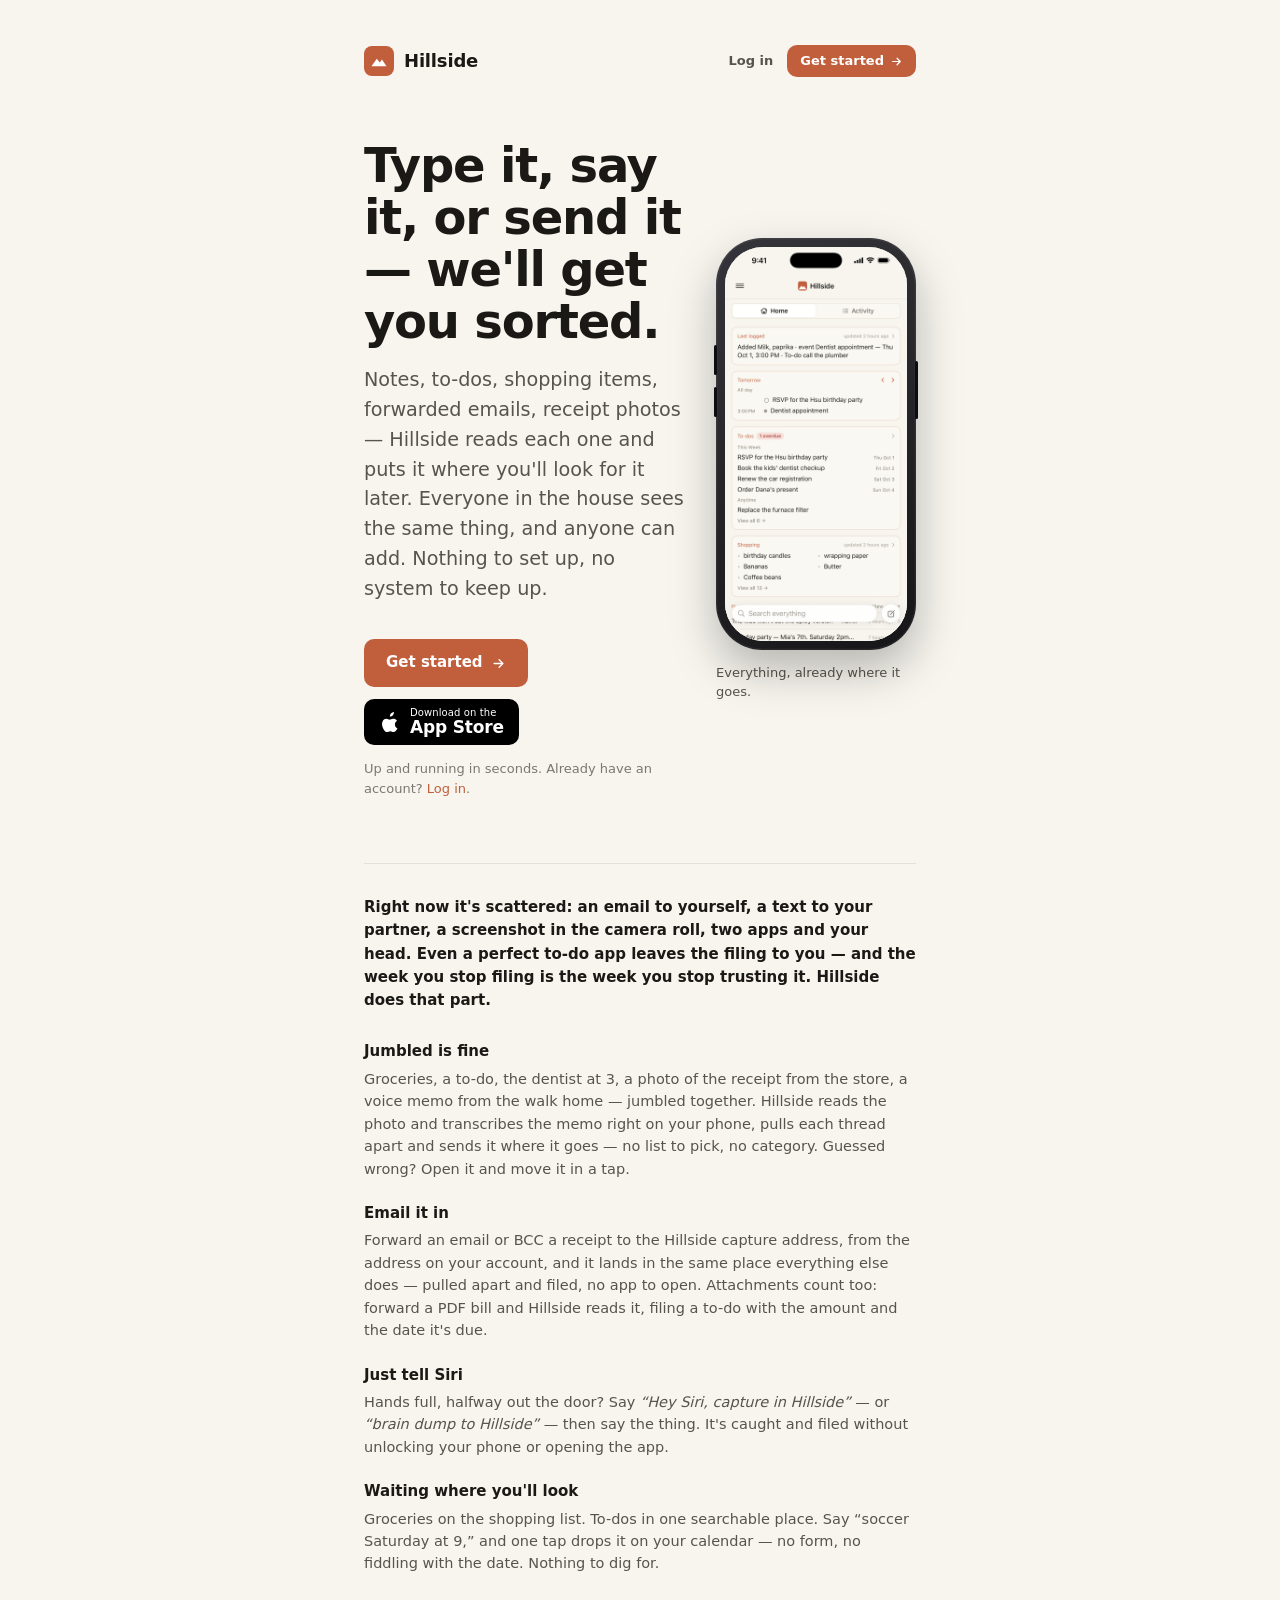
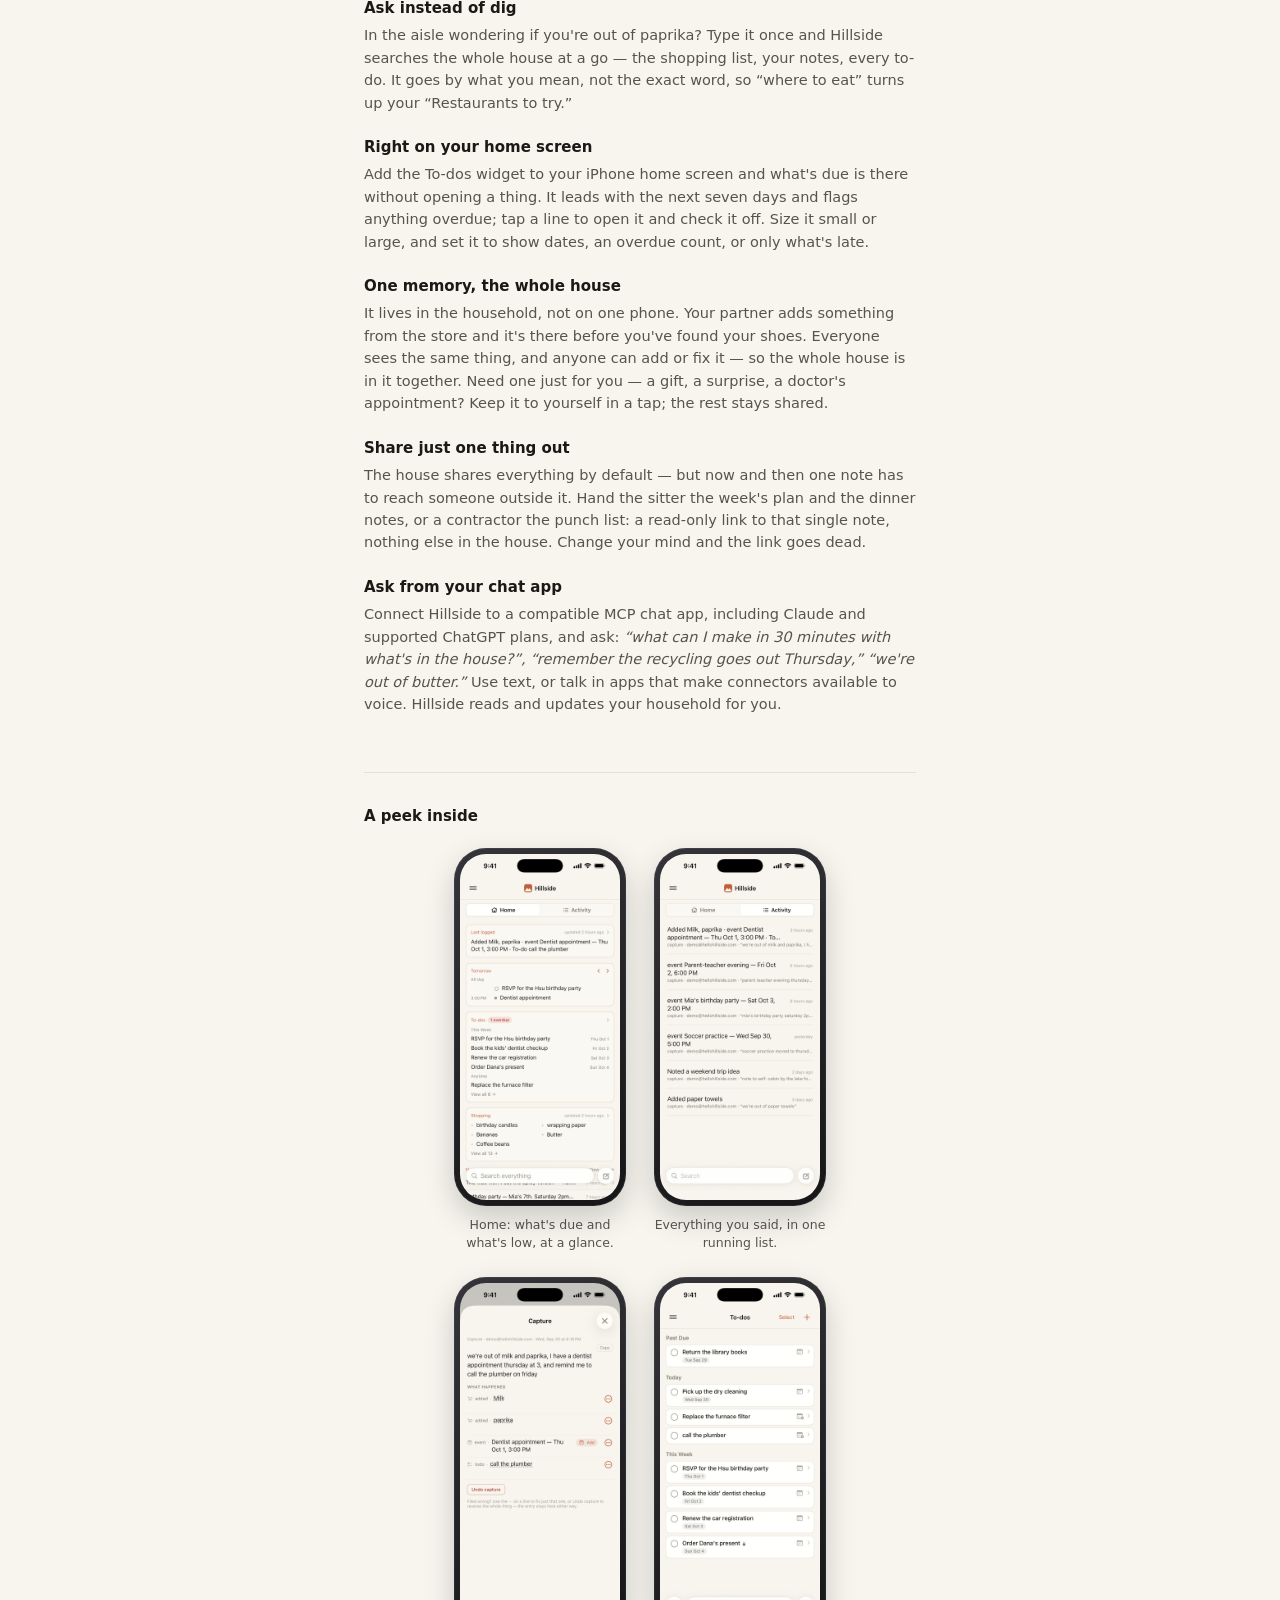
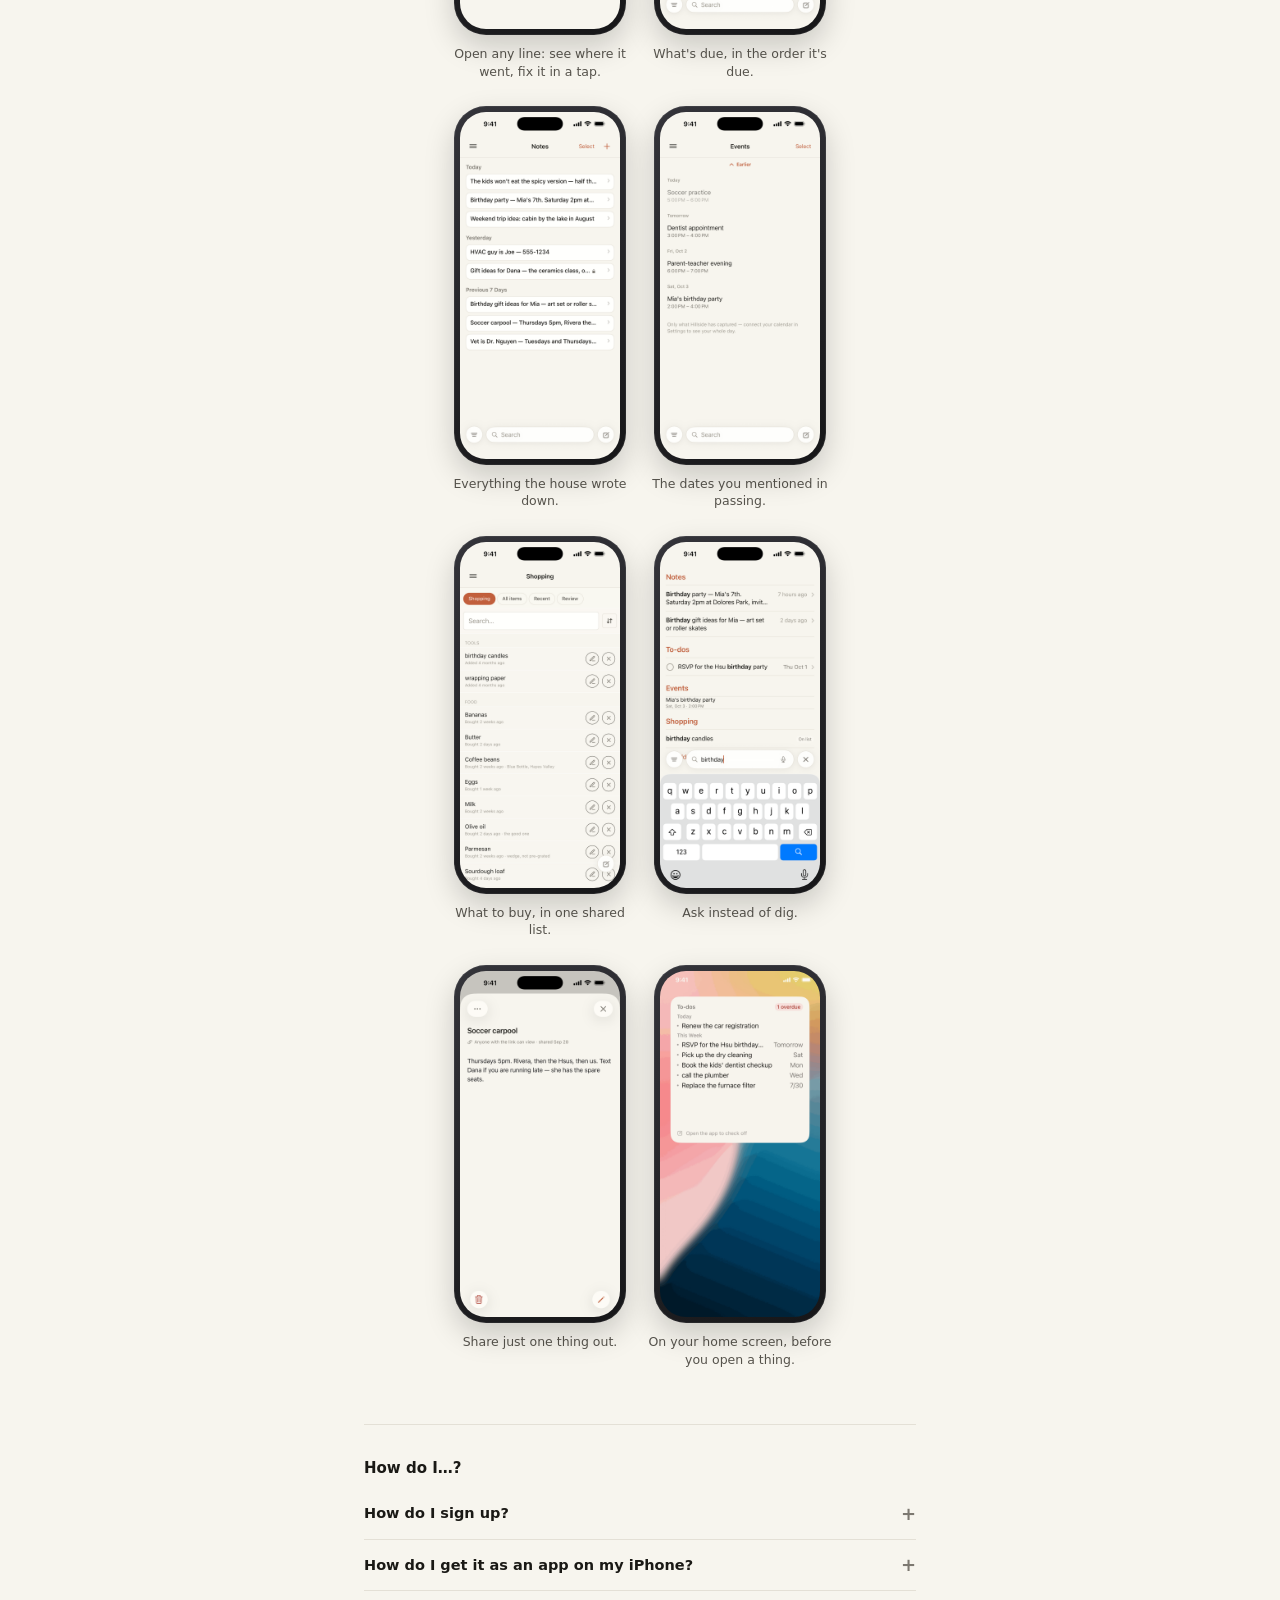
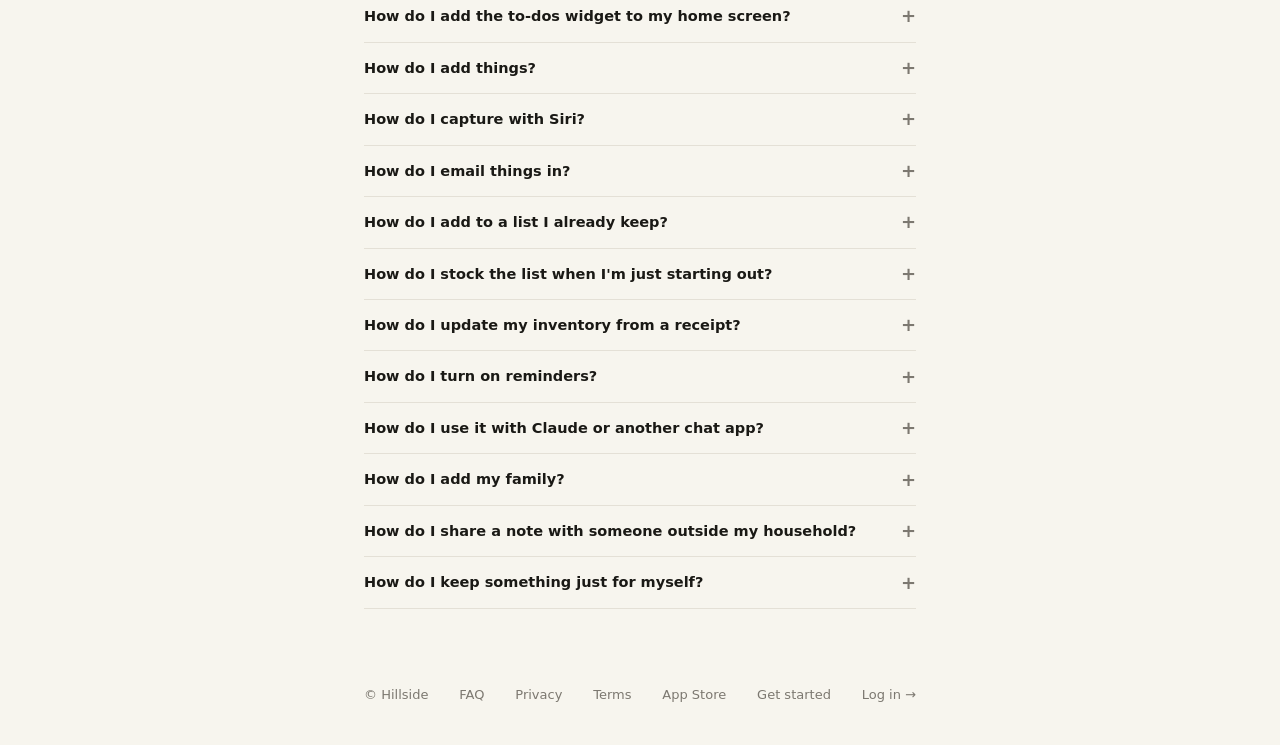
<file: index.html>
<!doctype html>
<html lang="en">
<head>
  <meta charset="utf-8" />
  <meta name="viewport" content="width=device-width, initial-scale=1, viewport-fit=cover" />
  <!-- Light-only: browser chrome stays on the warm-paper color regardless of system theme. -->
  <meta name="theme-color" content="#F7F5EE" />
  <link rel="icon" href="/favicon.ico" sizes="any" />
  <link rel="icon" type="image/png" href="/icon.png" />
  <link rel="apple-touch-icon" href="/icon.png" />
  <!-- Native Smart App Banner: mobile Safari deep-links to the App Store app.
       iOS gets no PWA "Add to Home Screen" path because there's a real app. -->
  <meta name="apple-itunes-app" content="app-id=6783181335" />
  <title>Hillside — Notes, to-dos, shopping. Sorted.</title>
  <meta name="description" content="Type it, say it, forward the email, snap the receipt — it all lands in one place. Notes, to-dos and shopping, sorted as things come up." />

  <!-- Open Graph / social preview -->
  <meta property="og:title" content="Hillside — Notes, to-dos, shopping. Sorted." />
  <meta property="og:description" content="Type it, say it, forward the email, snap the receipt — it all lands in one place. Notes, to-dos and shopping, sorted as things come up." />
  <meta property="og:type" content="website" />
  <meta property="og:url" content="https://hellohillside.com/" />

  <link rel="stylesheet" href="styles.css" />
</head>
<body>
  <main class="wrap">
    <header class="topbar">
      <div class="brand">
        <span class="mark" aria-hidden="true">
          <!-- simple hill glyph -->
          <svg width="18" height="18" viewBox="0 0 24 24" fill="none">
            <path d="M2 19L9 9l4 5 3-4 6 9z" fill="#fff"/>
          </svg>
        </span>
        <span class="wordmark">Hillside</span>
      </div>
      <nav class="actions">
        <a class="login-link" href="https://app.hellohillside.com/login">Log in</a>
        <a class="cta cta-sm" href="https://app.hellohillside.com/signup">
          Get started
          <svg width="15" height="15" viewBox="0 0 24 24" fill="none" stroke="currentColor" stroke-width="2.2" stroke-linecap="round" stroke-linejoin="round">
            <path d="M5 12h14M13 6l6 6-6 6"/>
          </svg>
        </a>
      </nav>
    </header>

    <section class="hero-section">
      <div class="hero-copy">
        <h1>Type it, say it, or send it — we'll get you sorted.</h1>
        <p class="lede">
          Notes, to-dos, shopping items, forwarded emails, receipt photos —
          Hillside reads each one and puts it where you'll look for it later.
          Everyone in the house sees the same thing, and anyone can add.
          Nothing to set up, no system to keep up.
        </p>
        <div class="hero-cta">
          <div class="cta-row">
            <a class="cta" href="https://app.hellohillside.com/signup">
              Get started
              <svg width="15" height="15" viewBox="0 0 24 24" fill="none" stroke="currentColor" stroke-width="2.2" stroke-linecap="round" stroke-linejoin="round">
                <path d="M5 12h14M13 6l6 6-6 6"/>
              </svg>
            </a>
            <a class="appstore-btn" href="https://apps.apple.com/us/app/hello-hillside/id6783181335" aria-label="Download Hillside on the App Store">
              <svg class="appstore-logo" viewBox="0 0 24 24" fill="currentColor" aria-hidden="true">
                <path d="M16.365 1.43c0 1.14-.493 2.27-1.177 3.08-.744.9-1.99 1.57-2.987 1.57-.12 0-.23-.02-.3-.03-.01-.06-.04-.22-.04-.39 0-1.15.572-2.27 1.206-2.98.804-.94 2.142-1.64 3.248-1.68.03.13.05.28.05.43zm4.565 15.71c-.03.07-.463 1.58-1.518 3.12-.945 1.34-1.94 2.71-3.43 2.71-1.517 0-1.9-.88-3.63-.88-1.63 0-2.11.91-3.6.91-1.47 0-2.5-1.26-3.43-2.6-1.6-2.35-2.82-6.62-1.18-9.5.816-1.43 2.28-2.34 3.87-2.36 1.4-.03 2.72.94 3.6.94.84 0 2.46-1.16 4.14-.99.7.03 2.67.28 3.93 2.14-.1.06-2.35 1.37-2.32 4.1.03 3.26 2.86 4.35 2.9 4.36z"/>
              </svg>
              <span class="appstore-txt">
                <small>Download on the</small>
                <strong>App Store</strong>
              </span>
            </a>
          </div>
          <p class="hero-cta-note">Up and running in seconds. Already have an account? <a href="https://app.hellohillside.com/login">Log in</a>.</p>
        </div>
      </div>
      <figure class="hero">
        <div class="device">
          <!-- Three stills crossfading, not a video: the pitch is a transformation
               (a jumbled sentence becomes filed things you can find later) and no
               single frame carries it. Stills stay refreshable by the screenshot
               script, which is what the last hero video failed at — it shipped two
               nav generations out of date before anyone noticed. First frame is the
               one that must stand alone: it is what reduced-motion and any
               animation failure fall back to. It ends on Home — the household at
               rest, everything already filed — rather than on search, which asks
               the reader to picture a later errand and repeats a gallery tile. -->
          <div class="reel">
            <img src="screens/compose.png" width="390" height="844"
                 alt="Hillside — one box, no fields or forms, for whatever's on your mind." />
            <img src="screens/detail.png" width="390" height="844" alt="" aria-hidden="true" />
            <img src="screens/home.png" width="390" height="844" alt="" aria-hidden="true" />
          </div>
        </div>
        <figcaption>Everything, already where it goes.</figcaption>
      </figure>
    </section>

    <section class="features">
      <p class="features-lead">Right now it's scattered: an email to yourself, a text to your partner, a screenshot in the camera roll, two apps and your head. Even a perfect to-do app leaves the filing to you — and the week you stop filing is the week you stop trusting it. Hillside does that part.</p>
      <div class="feature">
        <h3>Jumbled is fine</h3>
        <p>Groceries, a to-do, the dentist at 3, a photo of the receipt from the
        store, a voice memo from the walk home — jumbled together. Hillside reads
        the photo and transcribes the memo right on your phone, pulls each thread
        apart and sends it where it goes — no list to pick, no category. Guessed
        wrong? Open it and move it in a tap.</p>
      </div>
      <div class="feature">
        <h3>Email it in</h3>
        <p>Forward an email or BCC a receipt to the Hillside capture address,
        from the address on your account, and it lands in the same place
        everything else does — pulled apart and filed, no app to open.
        Attachments count too: forward a PDF bill and Hillside reads it, filing
        a to-do with the amount and the date it's due.</p>
      </div>
      <div class="feature">
        <h3>Just tell Siri</h3>
        <p>Hands full, halfway out the door? Say <em>“Hey Siri, capture in
        Hillside”</em> — or <em>“brain dump to Hillside”</em> — then say the thing.
        It's caught and filed without unlocking your phone or opening the app.</p>
      </div>
      <div class="feature">
        <h3>Waiting where you'll look</h3>
        <p>Groceries on the shopping list. To-dos in one searchable place. Say
        “soccer Saturday at 9,” and one tap drops it on your calendar — no form,
        no fiddling with the date. Nothing to dig for.</p>
      </div>
      <div class="feature">
        <h3>Ask instead of dig</h3>
        <p>In the aisle wondering if you're out of paprika? Type it once and
        Hillside searches the whole house at a go — the shopping list, your
        notes, every to-do. It goes by what you mean, not the exact word, so
        “where to eat” turns up your “Restaurants to try.”</p>
      </div>
      <div class="feature">
        <h3>Right on your home screen</h3>
        <p>Add the To-dos widget to your iPhone home screen and what's due is
        there without opening a thing. It leads with the next seven days and
        flags anything overdue; tap a line to open it and check it off. Size it
        small or large, and set it to show dates, an overdue count, or only
        what's late.</p>
      </div>
      <div class="feature">
        <h3>One memory, the whole house</h3>
        <p>It lives in the household, not on one phone. Your partner adds
        something from the store and it's there before you've found your shoes.
        Everyone sees the same thing, and anyone can add or fix it — so the whole
        house is in it together. Need one just for you — a gift, a surprise, a
        doctor's appointment? Keep it to yourself in a tap; the rest stays
        shared.</p>
      </div>
      <div class="feature">
        <h3>Share just one thing out</h3>
        <p>The house shares everything by default — but now and then one note has
        to reach someone outside it. Hand the sitter the week's plan and the
        dinner notes, or a contractor the punch list: a read-only link to that single
        note, nothing else in the house. Change your mind and the link goes
        dead.</p>
      </div>
      <div class="feature">
        <h3>Ask from your chat app</h3>
        <p>Connect Hillside to a compatible MCP chat app, including Claude and
        supported ChatGPT plans, and ask: <em>“what can I make in 30 minutes
        with what's in the house?”, “remember the recycling goes out
        Thursday,” “we're out of butter.”</em> Use text, or talk in apps that
        make connectors available to voice. Hillside reads and updates your
        household for you.</p>
      </div>
    </section>

    <section class="shots">
      <h2>A peek inside</h2>
      <div class="shot-row">
        <figure class="shot">
          <div class="device"><img src="screens/home.png" width="390" height="844" loading="lazy"
               alt="Home dashboard: what's due over the next few days, what's low on the shopping list, and your latest notes — all at a glance." /></div>
          <figcaption>Home: what's due and what's low, at a glance.</figcaption>
        </figure>
        <figure class="shot">
          <div class="device"><img src="screens/activity.png" width="390" height="844" loading="lazy"
               alt="Activity feed: each logged line turned into a grocery, a calendar event, a to-do or a note." /></div>
          <figcaption>Everything you said, in one running list.</figcaption>
        </figure>
        <figure class="shot">
          <div class="device"><img src="screens/detail.png" width="390" height="844" loading="lazy"
               alt="A capture opened up: what each line became — a grocery, an event, a to-do — with Add to Calendar and a menu to move any line that landed wrong." /></div>
          <figcaption>Open any line: see where it went, fix it in a tap.</figcaption>
        </figure>
        <figure class="shot">
          <div class="device"><img src="screens/todos.png" width="390" height="844" loading="lazy"
               alt="To-dos, bucketed by when they are due: past due, today, then the rest of the week." /></div>
          <figcaption>What's due, in the order it's due.</figcaption>
        </figure>
        <figure class="shot">
          <div class="device"><img src="screens/notes.png" width="390" height="844" loading="lazy"
               alt="Notes grouped by when they were last touched, one of them locked to the person who wrote it." /></div>
          <figcaption>Everything the house wrote down.</figcaption>
        </figure>
        <figure class="shot">
          <div class="device"><img src="screens/events.png" width="390" height="844" loading="lazy"
               alt="Events Hillside picked up from what the household captured, grouped by day." /></div>
          <figcaption>The dates you mentioned in passing.</figcaption>
        </figure>
        <figure class="shot">
          <div class="device"><img src="screens/shopping.png" width="390" height="844" loading="lazy"
               alt="Shopping list: what to buy, gathered in one list the whole household shares." /></div>
          <figcaption>What to buy, in one shared list.</figcaption>
        </figure>
        <figure class="shot">
          <div class="device"><img src="screens/search.png" width="390" height="844" loading="lazy"
               alt="One search across the whole house: the word birthday finding a note, a to-do and an item on the shopping list at once." /></div>
          <figcaption>Ask instead of dig.</figcaption>
        </figure>
        <figure class="shot">
          <div class="device"><img src="screens/share.png" width="390" height="844" loading="lazy"
               alt="A note shared by link: anyone with the link can view it, and the household can stop sharing at any time." /></div>
          <figcaption>Share just one thing out.</figcaption>
        </figure>
        <figure class="shot">
          <div class="device"><img src="screens/widget.png" width="390" height="844" loading="lazy"
               alt="The To-dos widget on the iPhone home screen: an overdue count, then what's due today and this week — without opening the app." /></div>
          <figcaption>On your home screen, before you open a thing.</figcaption>
        </figure>
      </div>
    </section>

    <!-- FAQ content lives in faq.html; loaded in here so this file stays lean. -->
    <section class="faq" id="faq" aria-label="Frequently asked questions"></section>
  </main>

  <footer>
    <span>© Hillside</span>
    <a href="faq.html">FAQ</a>
    <a href="/pp">Privacy</a>
    <a href="/tos">Terms</a>
    <a href="https://apps.apple.com/us/app/hello-hillside/id6783181335">App Store</a>
    <a href="https://app.hellohillside.com/signup">Get started</a>
    <a href="https://app.hellohillside.com/login">Log in →</a>
  </footer>

  <!-- The FAQ lives on its own page (faq.html, also linkable from the app). We
       pull just its .faq section in here so the questions stay single-source.
       Native <details> needs no JS; this only injects markup. -->
  <script>
    fetch("faq.html")
      .then(function (r) { return r.ok ? r.text() : Promise.reject(r.status); })
      .then(function (html) {
        var faq = new DOMParser().parseFromString(html, "text/html").querySelector(".faq");
        if (faq) document.getElementById("faq").innerHTML = faq.innerHTML;
      })
      .catch(function () {});
  </script>
</body>
</html>
</file>
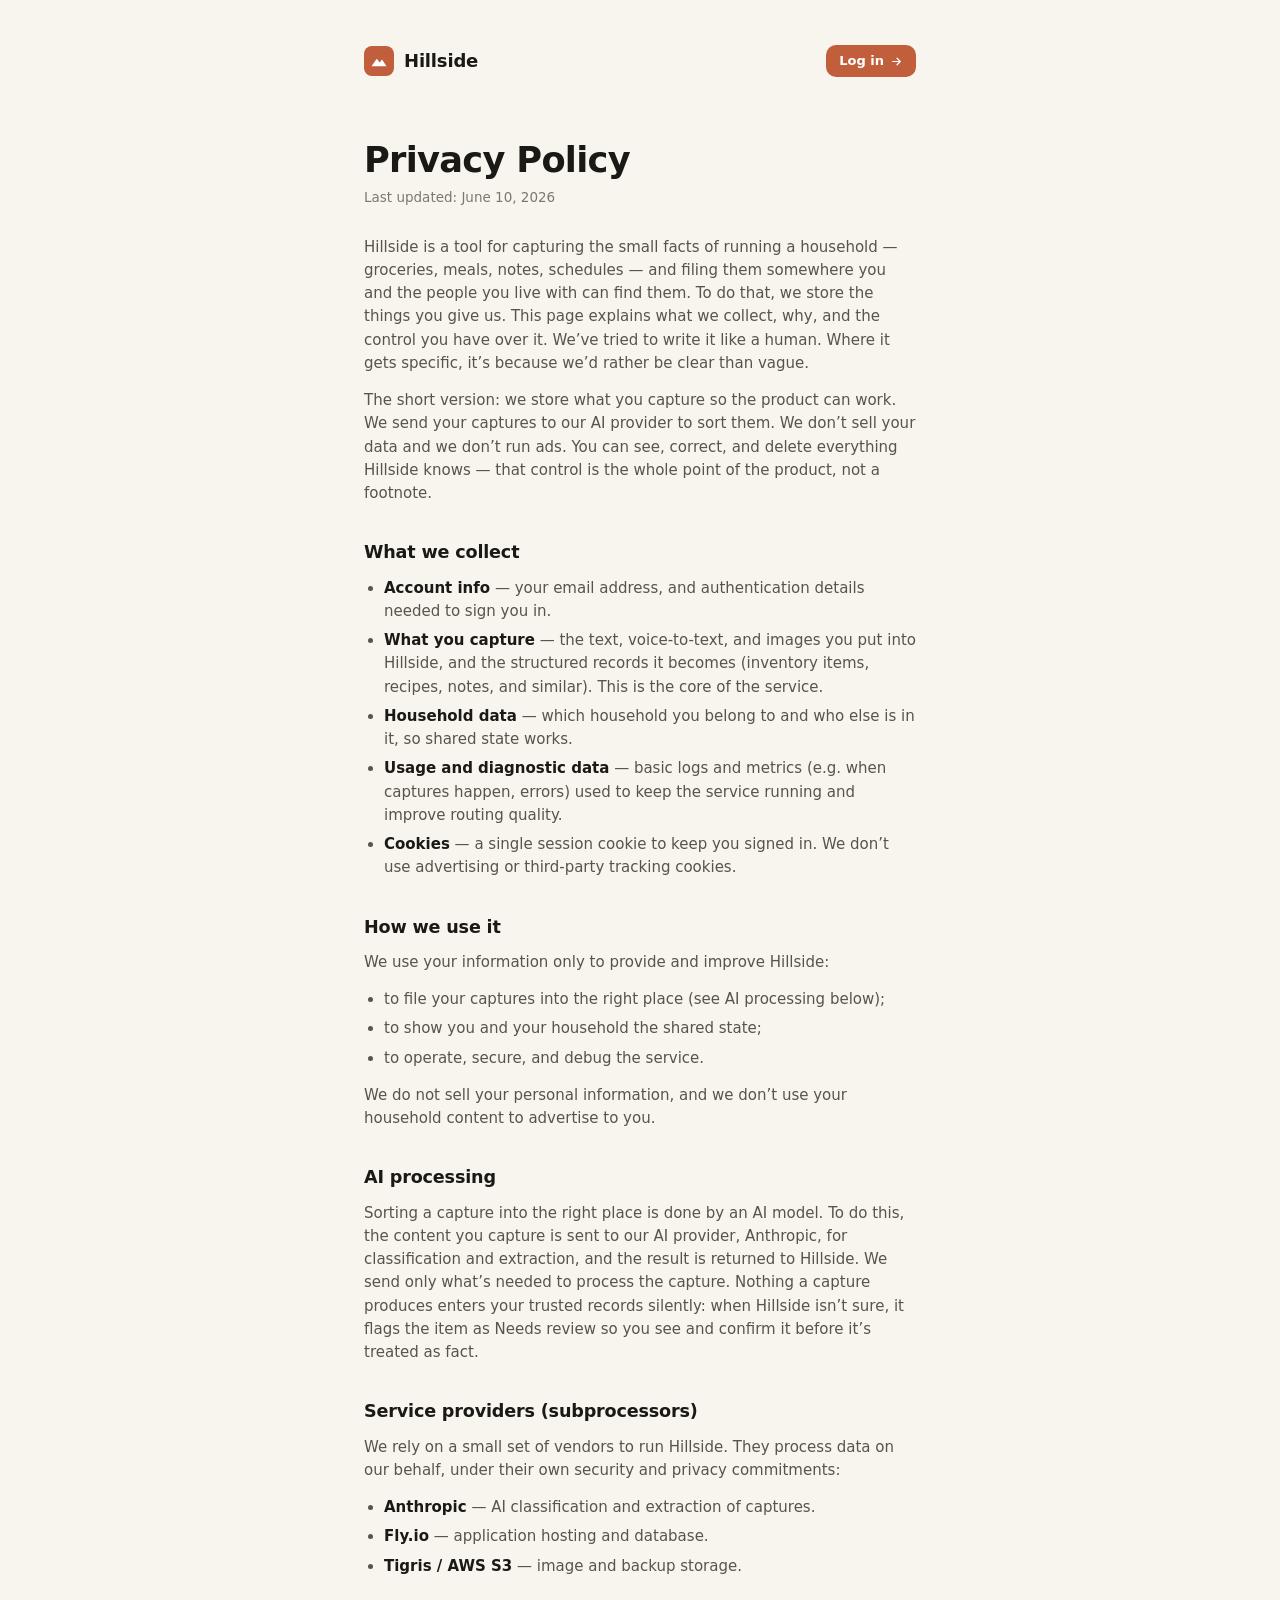
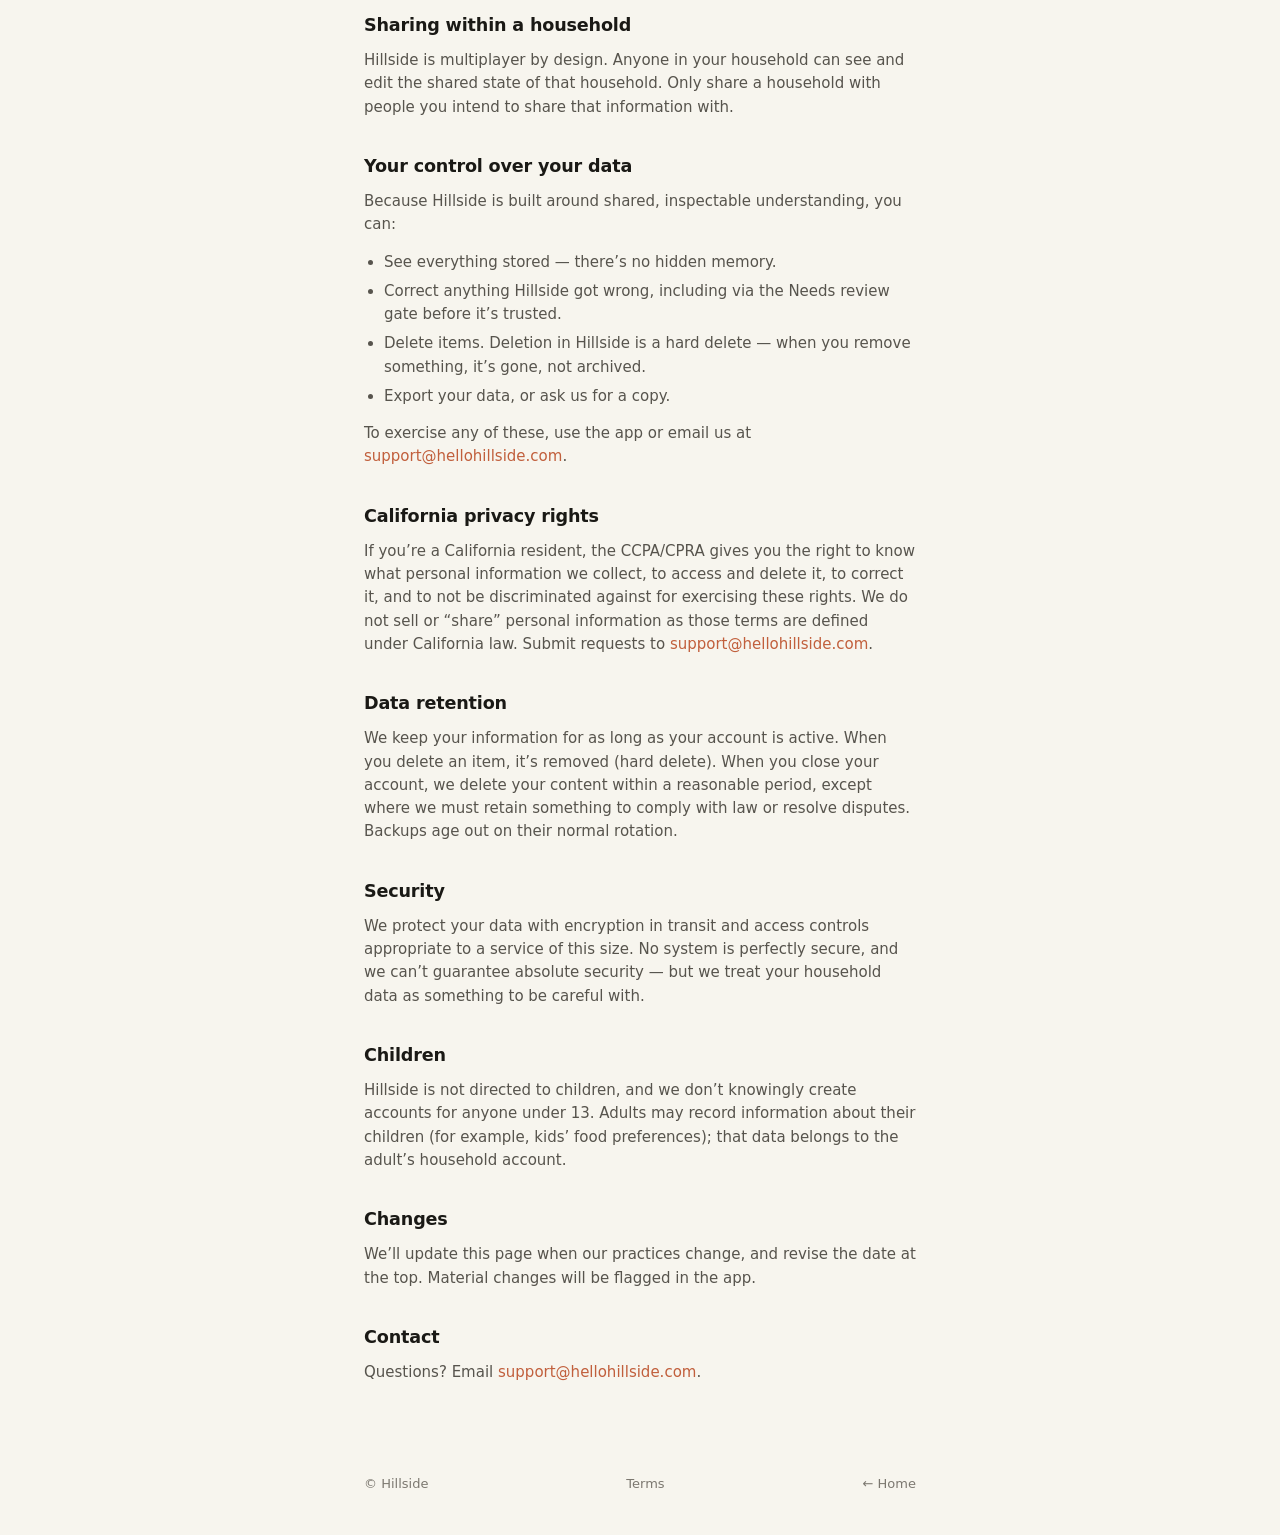
<file: pp/index.html>
<!doctype html>
<html lang="en">
<head>
  <meta charset="utf-8" />
  <meta name="viewport" content="width=device-width, initial-scale=1, viewport-fit=cover" />
  <!-- Light-only: browser chrome stays on the warm-paper color regardless of system theme. -->
  <meta name="theme-color" content="#F7F5EE" />
  <link rel="icon" href="/favicon.ico" sizes="any" />
  <link rel="icon" type="image/png" href="/icon.png" />
  <link rel="apple-touch-icon" href="/icon.png" />
  <title>Privacy Policy · Hillside</title>
  <meta name="description" content="How Hillside handles the household information you capture — what we collect, why, and the control you have over it." />
  <link rel="stylesheet" href="/styles.css" />
</head>
<body>
  <main class="wrap">
    <header class="topbar">
      <a class="brand" href="/" style="text-decoration:none;color:inherit">
        <span class="mark" aria-hidden="true">
          <svg width="18" height="18" viewBox="0 0 24 24" fill="none">
            <path d="M2 19L9 9l4 5 3-4 6 9z" fill="#fff"/>
          </svg>
        </span>
        <span class="wordmark">Hillside</span>
      </a>
      <a class="cta cta-sm" href="https://app.hellohillside.com/login">
        Log in
        <svg width="15" height="15" viewBox="0 0 24 24" fill="none" stroke="currentColor" stroke-width="2.2" stroke-linecap="round" stroke-linejoin="round">
          <path d="M5 12h14M13 6l6 6-6 6"/>
        </svg>
      </a>
    </header>

    <article class="legal">
      <h1>Privacy Policy</h1>
      <p class="updated">Last updated: June 10, 2026</p>

      <p>Hillside is a tool for capturing the small facts of running a household — groceries, meals, notes, schedules — and filing them somewhere you and the people you live with can find them. To do that, we store the things you give us. This page explains what we collect, why, and the control you have over it. We’ve tried to write it like a human. Where it gets specific, it’s because we’d rather be clear than vague.</p>

      <p>The short version: we store what you capture so the product can work. We send your captures to our AI provider to sort them. We don’t sell your data and we don’t run ads. You can see, correct, and delete everything Hillside knows — that control is the whole point of the product, not a footnote.</p>

      <h2>What we collect</h2>
      <ul>
        <li><strong>Account info</strong> — your email address, and authentication details needed to sign you in.</li>
        <li><strong>What you capture</strong> — the text, voice-to-text, and images you put into Hillside, and the structured records it becomes (inventory items, recipes, notes, and similar). This is the core of the service.</li>
        <li><strong>Household data</strong> — which household you belong to and who else is in it, so shared state works.</li>
        <li><strong>Usage and diagnostic data</strong> — basic logs and metrics (e.g. when captures happen, errors) used to keep the service running and improve routing quality.</li>
        <li><strong>Cookies</strong> — a single session cookie to keep you signed in. We don’t use advertising or third-party tracking cookies.</li>
      </ul>

      <h2>How we use it</h2>
      <p>We use your information only to provide and improve Hillside:</p>
      <ul>
        <li>to file your captures into the right place (see AI processing below);</li>
        <li>to show you and your household the shared state;</li>
        <li>to operate, secure, and debug the service.</li>
      </ul>
      <p>We do not sell your personal information, and we don’t use your household content to advertise to you.</p>

      <h2>AI processing</h2>
      <p>Sorting a capture into the right place is done by an AI model. To do this, the content you capture is sent to our AI provider, Anthropic, for classification and extraction, and the result is returned to Hillside. We send only what’s needed to process the capture. Nothing a capture produces enters your trusted records silently: when Hillside isn’t sure, it flags the item as Needs review so you see and confirm it before it’s treated as fact.</p>

      <h2>Service providers (subprocessors)</h2>
      <p>We rely on a small set of vendors to run Hillside. They process data on our behalf, under their own security and privacy commitments:</p>
      <ul>
        <li><strong>Anthropic</strong> — AI classification and extraction of captures.</li>
        <li><strong>Fly.io</strong> — application hosting and database.</li>
        <li><strong>Tigris / AWS S3</strong> — image and backup storage.</li>
      </ul>

      <h2>Sharing within a household</h2>
      <p>Hillside is multiplayer by design. Anyone in your household can see and edit the shared state of that household. Only share a household with people you intend to share that information with.</p>

      <h2>Your control over your data</h2>
      <p>Because Hillside is built around shared, inspectable understanding, you can:</p>
      <ul>
        <li>See everything stored — there’s no hidden memory.</li>
        <li>Correct anything Hillside got wrong, including via the Needs review gate before it’s trusted.</li>
        <li>Delete items. Deletion in Hillside is a hard delete — when you remove something, it’s gone, not archived.</li>
        <li>Export your data, or ask us for a copy.</li>
      </ul>
      <p>To exercise any of these, use the app or email us at <a href="mailto:support@hellohillside.com">support@hellohillside.com</a>.</p>

      <h2>California privacy rights</h2>
      <p>If you’re a California resident, the CCPA/CPRA gives you the right to know what personal information we collect, to access and delete it, to correct it, and to not be discriminated against for exercising these rights. We do not sell or “share” personal information as those terms are defined under California law. Submit requests to <a href="mailto:support@hellohillside.com">support@hellohillside.com</a>.</p>

      <h2>Data retention</h2>
      <p>We keep your information for as long as your account is active. When you delete an item, it’s removed (hard delete). When you close your account, we delete your content within a reasonable period, except where we must retain something to comply with law or resolve disputes. Backups age out on their normal rotation.</p>

      <h2>Security</h2>
      <p>We protect your data with encryption in transit and access controls appropriate to a service of this size. No system is perfectly secure, and we can’t guarantee absolute security — but we treat your household data as something to be careful with.</p>

      <h2>Children</h2>
      <p>Hillside is not directed to children, and we don’t knowingly create accounts for anyone under 13. Adults may record information about their children (for example, kids’ food preferences); that data belongs to the adult’s household account.</p>

      <h2>Changes</h2>
      <p>We’ll update this page when our practices change, and revise the date at the top. Material changes will be flagged in the app.</p>

      <h2>Contact</h2>
      <p>Questions? Email <a href="mailto:support@hellohillside.com">support@hellohillside.com</a>.</p>
    </article>
  </main>

  <footer>
    <span>© Hillside</span>
    <a href="/tos">Terms</a>
    <a href="/">← Home</a>
  </footer>
</body>
</html>
</file>
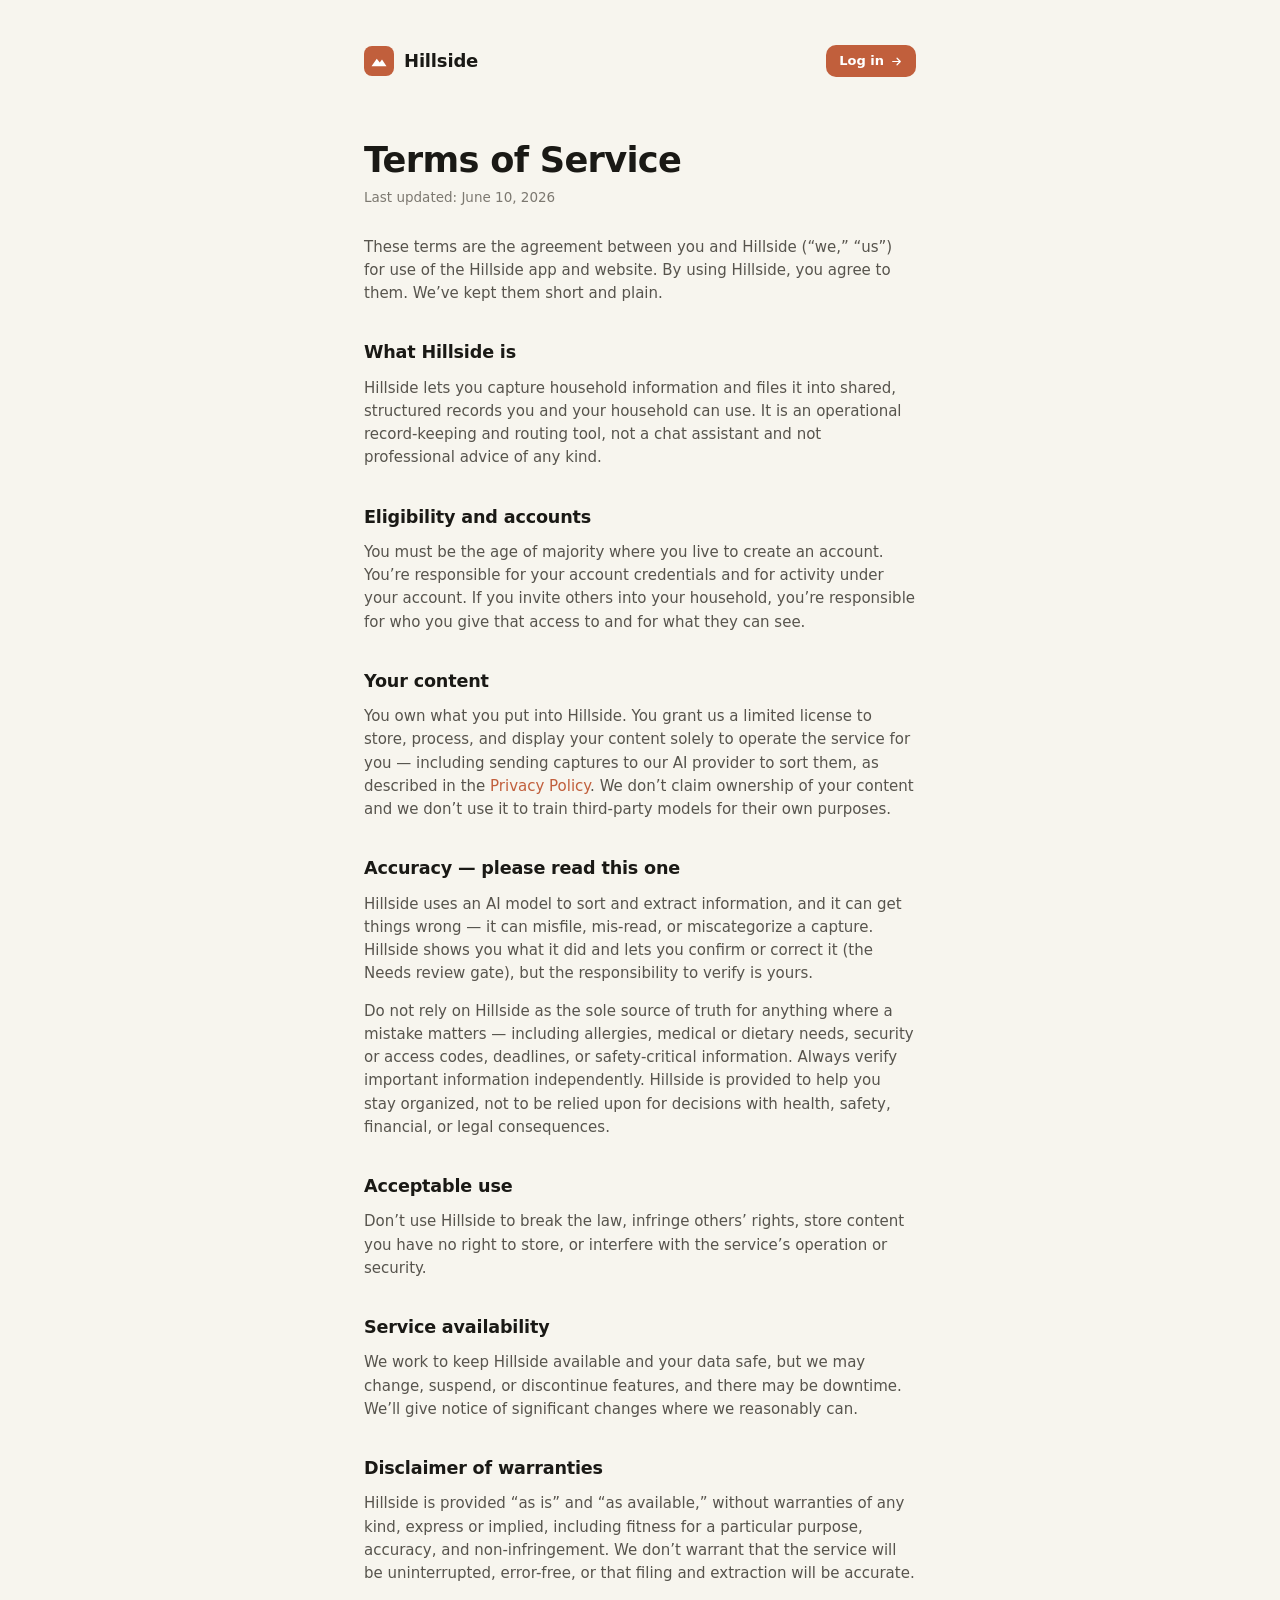
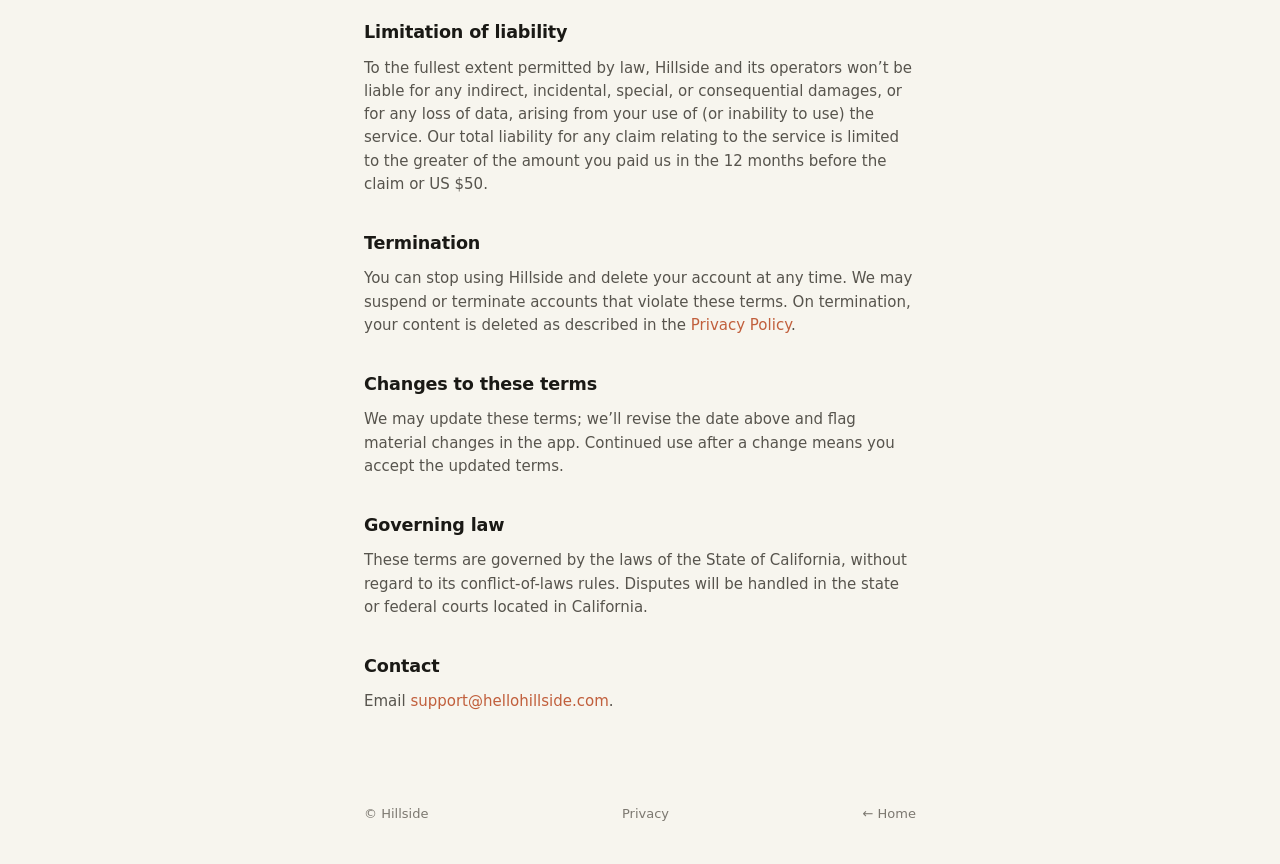
<file: tos/index.html>
<!doctype html>
<html lang="en">
<head>
  <meta charset="utf-8" />
  <meta name="viewport" content="width=device-width, initial-scale=1, viewport-fit=cover" />
  <!-- Light-only: browser chrome stays on the warm-paper color regardless of system theme. -->
  <meta name="theme-color" content="#F7F5EE" />
  <link rel="icon" href="/favicon.ico" sizes="any" />
  <link rel="icon" type="image/png" href="/icon.png" />
  <link rel="apple-touch-icon" href="/icon.png" />
  <title>Terms of Service · Hillside</title>
  <meta name="description" content="The agreement between you and Hillside for use of the Hillside app and website — kept short and plain." />
  <link rel="stylesheet" href="/styles.css" />
</head>
<body>
  <main class="wrap">
    <header class="topbar">
      <a class="brand" href="/" style="text-decoration:none;color:inherit">
        <span class="mark" aria-hidden="true">
          <svg width="18" height="18" viewBox="0 0 24 24" fill="none">
            <path d="M2 19L9 9l4 5 3-4 6 9z" fill="#fff"/>
          </svg>
        </span>
        <span class="wordmark">Hillside</span>
      </a>
      <a class="cta cta-sm" href="https://app.hellohillside.com/login">
        Log in
        <svg width="15" height="15" viewBox="0 0 24 24" fill="none" stroke="currentColor" stroke-width="2.2" stroke-linecap="round" stroke-linejoin="round">
          <path d="M5 12h14M13 6l6 6-6 6"/>
        </svg>
      </a>
    </header>

    <article class="legal">
      <h1>Terms of Service</h1>
      <p class="updated">Last updated: June 10, 2026</p>

      <p>These terms are the agreement between you and Hillside (“we,” “us”) for use of the Hillside app and website. By using Hillside, you agree to them. We’ve kept them short and plain.</p>

      <h2>What Hillside is</h2>
      <p>Hillside lets you capture household information and files it into shared, structured records you and your household can use. It is an operational record-keeping and routing tool, not a chat assistant and not professional advice of any kind.</p>

      <h2>Eligibility and accounts</h2>
      <p>You must be the age of majority where you live to create an account. You’re responsible for your account credentials and for activity under your account. If you invite others into your household, you’re responsible for who you give that access to and for what they can see.</p>

      <h2>Your content</h2>
      <p>You own what you put into Hillside. You grant us a limited license to store, process, and display your content solely to operate the service for you — including sending captures to our AI provider to sort them, as described in the <a href="/pp">Privacy Policy</a>. We don’t claim ownership of your content and we don’t use it to train third-party models for their own purposes.</p>

      <h2>Accuracy — please read this one</h2>
      <p>Hillside uses an AI model to sort and extract information, and it can get things wrong — it can misfile, mis-read, or miscategorize a capture. Hillside shows you what it did and lets you confirm or correct it (the Needs review gate), but the responsibility to verify is yours.</p>
      <p>Do not rely on Hillside as the sole source of truth for anything where a mistake matters — including allergies, medical or dietary needs, security or access codes, deadlines, or safety-critical information. Always verify important information independently. Hillside is provided to help you stay organized, not to be relied upon for decisions with health, safety, financial, or legal consequences.</p>

      <h2>Acceptable use</h2>
      <p>Don’t use Hillside to break the law, infringe others’ rights, store content you have no right to store, or interfere with the service’s operation or security.</p>

      <h2>Service availability</h2>
      <p>We work to keep Hillside available and your data safe, but we may change, suspend, or discontinue features, and there may be downtime. We’ll give notice of significant changes where we reasonably can.</p>

      <h2>Disclaimer of warranties</h2>
      <p>Hillside is provided “as is” and “as available,” without warranties of any kind, express or implied, including fitness for a particular purpose, accuracy, and non-infringement. We don’t warrant that the service will be uninterrupted, error-free, or that filing and extraction will be accurate.</p>

      <h2>Limitation of liability</h2>
      <p>To the fullest extent permitted by law, Hillside and its operators won’t be liable for any indirect, incidental, special, or consequential damages, or for any loss of data, arising from your use of (or inability to use) the service. Our total liability for any claim relating to the service is limited to the greater of the amount you paid us in the 12 months before the claim or US $50.</p>

      <h2>Termination</h2>
      <p>You can stop using Hillside and delete your account at any time. We may suspend or terminate accounts that violate these terms. On termination, your content is deleted as described in the <a href="/pp">Privacy Policy</a>.</p>

      <h2>Changes to these terms</h2>
      <p>We may update these terms; we’ll revise the date above and flag material changes in the app. Continued use after a change means you accept the updated terms.</p>

      <h2>Governing law</h2>
      <p>These terms are governed by the laws of the State of California, without regard to its conflict-of-laws rules. Disputes will be handled in the state or federal courts located in California.</p>

      <h2>Contact</h2>
      <p>Email <a href="mailto:support@hellohillside.com">support@hellohillside.com</a>.</p>
    </article>
  </main>

  <footer>
    <span>© Hillside</span>
    <a href="/pp">Privacy</a>
    <a href="/">← Home</a>
  </footer>
</body>
</html>
</file>
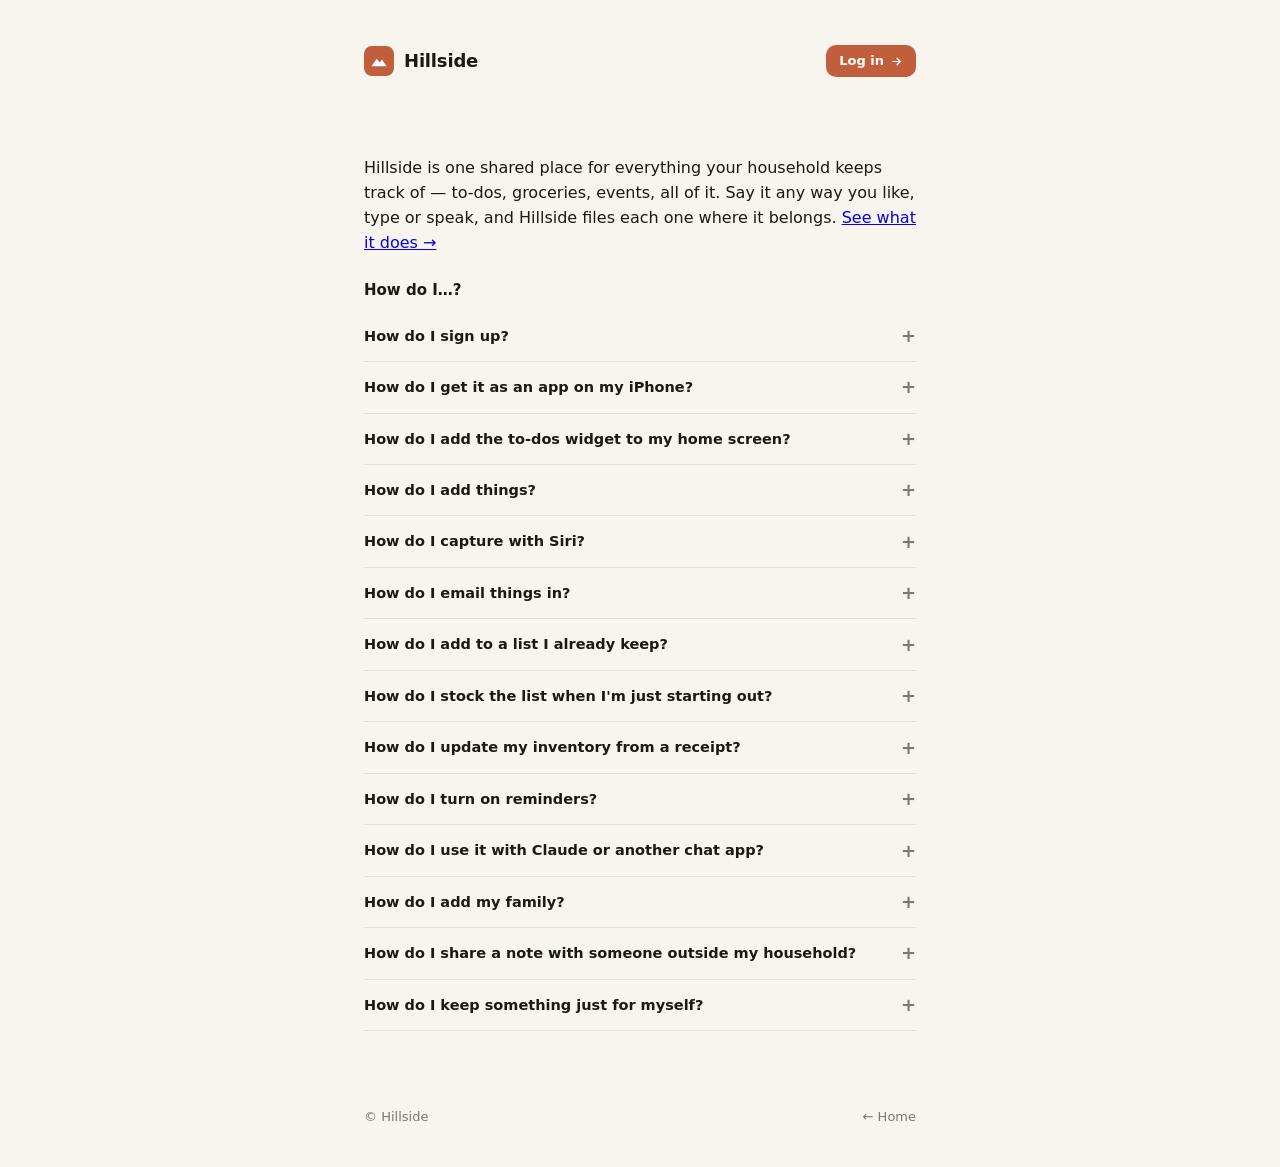
<file: faq.html>
<!doctype html>
<html lang="en">
<head>
  <meta charset="utf-8" />
  <meta name="viewport" content="width=device-width, initial-scale=1, viewport-fit=cover" />
  <!-- Light-only: browser chrome stays on the warm-paper color regardless of system theme. -->
  <meta name="theme-color" content="#F7F5EE" />
  <link rel="icon" href="/favicon.ico" sizes="any" />
  <link rel="icon" type="image/png" href="/icon.png" />
  <link rel="apple-touch-icon" href="/icon.png" />
  <title>FAQ · Hillside</title>
  <meta name="description" content="Hillside FAQ — getting in, adding things, using it with Claude and other MCP apps, installing it on your phone, and sharing with your household." />
  <link rel="stylesheet" href="styles.css" />
  <style>
    /* Opened inside the app (faq.html?embed): drop the marketing chrome —
       the app already has its own header, and "Log in" doesn't apply. The
       intro stays (it answers "what is this?"), but its landing-page link is
       dropped — no point sending an in-app user back to the marketing site. */
    html.embed .topbar, html.embed footer { display: none; }
    html.embed .faq-intro a { display: none; }
    html.embed .wrap { padding-top: 20px; }
  </style>
  <script>
    // Set before first paint so the header never flashes.
    try {
      if (new URLSearchParams(location.search).has("embed"))
        document.documentElement.classList.add("embed");
    } catch (e) {}
  </script>
</head>
<body>
  <!-- Standalone FAQ page (linkable from inside the app). The landing page
       pulls this page's .faq section in via fetch, so the questions below are
       the single source — edit them here. -->
  <main class="wrap">
    <header class="topbar">
      <a class="brand" href="/" style="text-decoration:none;color:inherit">
        <span class="mark" aria-hidden="true">
          <svg width="18" height="18" viewBox="0 0 24 24" fill="none">
            <path d="M2 19L9 9l4 5 3-4 6 9z" fill="#fff"/>
          </svg>
        </span>
        <span class="wordmark">Hillside</span>
      </a>
      <a class="cta cta-sm" href="https://app.hellohillside.com/login">
        Log in
        <svg width="15" height="15" viewBox="0 0 24 24" fill="none" stroke="currentColor" stroke-width="2.2" stroke-linecap="round" stroke-linejoin="round">
          <path d="M5 12h14M13 6l6 6-6 6"/>
        </svg>
      </a>
    </header>

    <p class="faq-intro">Hillside is one shared place for everything your
    household keeps track of — to-dos, groceries, events, all of it. Say it any way you like, type or speak, and Hillside files each one
    where it belongs. <a href="/">See what it does →</a></p>

    <section class="faq" style="margin-top:8px;border-top:none;padding-top:0">
      <h2>How do I…?</h2>
      <details>
        <summary>How do I sign up?</summary>
        <p>The quickest way in is <b>Continue with Google</b> — it creates your
        household on the spot, with no code to enter. You can also sign up by
        email, but that path needs a signup code (it stands in for verifying
        your address).</p>
      </details>
      <details>
        <summary>How do I get it as an app on my iPhone?</summary>
        <p>Get Hillside from the <a href="https://apps.apple.com/us/app/hello-hillside/id6783181335">App
        Store</a> — search “Hillside” or tap that link, and it installs like any
        other iPhone app.</p>
        <p>Prefer not to use the App Store? Hillside also runs as a web app you
        can add to your Home Screen — a full-screen icon, no browser bars, with
        pull-to-refresh:</p>
        <ol>
          <li>In <b>Safari</b>, open app.hellohillside.com.</li>
          <li>Tap the <b>Share</b> button.</li>
          <li>Tap <b>Add to Home Screen</b>.</li>
        </ol>
        <p>On Android, use <b>Add to Home screen</b> from Chrome's ⋮ menu.</p>
      </details>
      <details>
        <summary>How do I add the to-dos widget to my home screen?</summary>
        <p>On iPhone you can keep what's due right on your home screen, no app to
        open:</p>
        <ol>
          <li>Touch and hold an empty part of your <b>Home Screen</b> until the
          icons jiggle, then tap <b>Edit → Add Widget</b> (the <b>+</b>).</li>
          <li>Search <b>Hillside</b>, pick the <b>To-dos</b> widget, choose a size
          (small, medium, or large), and tap <b>Add Widget</b>.</li>
          <li>To fine-tune it, touch and hold the widget and tap <b>Edit
          Widget</b> — switch the focus between the next 7 days, everything by
          urgency, or overdue only, and toggle due dates and the overdue count.</li>
        </ol>
        <p>The widget is a glance — tap any line to open it in the app and check
        it off.</p>
      </details>
      <details>
        <summary>How do I add things?</summary>
        <p>Tap the <b>compose button</b> (the pencil) and type, say, or paste it
        in — “out of milk,” “taco night Thursday” — and Hillside files each one where it
        belongs. Back from the store? Snap the receipt right there and the whole
        shop is logged at once. Recorded a voice memo? Paste or attach it and
        Hillside transcribes it on your phone, then files it the same way.</p>
      </details>
      <details>
        <summary>How do I capture with Siri?</summary>
        <p>On iPhone you can add to Hillside hands-free — without opening it, or
        even unlocking your phone. Say <b>“Hey Siri, capture in Hillside”</b> or
        <b>“Hey Siri, brain dump to Hillside,”</b> then say whatever's on your mind
        — “out of milk,” “soccer Saturday at 9.” Siri hands it straight to
        Hillside, which pulls it apart and files each piece where it belongs,
        just like a capture you tap in yourself.</p>
      </details>
      <details>
        <summary>How do I email things in?</summary>
        <p>Forward an email, BCC a receipt, or send a quick note to the
        Hillside capture address. It's captured the same way: pulled apart and
        filed where each piece belongs. Hillside knows the household from who
        sent it, so send from the email address on your Hillside account — for
        your privacy, mail from any other address is ignored.</p>
      </details>
      <details>
        <summary>How do I add to a list I already keep?</summary>
        <p>Got a note you keep coming back to — a kids' reading list, gift ideas,
        restaurants to try? You don't have to open it. Just capture the thing and
        Hillside finds the matching list and drops it on the end,
        tidied into a clean line.</p>
        <ol>
          <li>Make a note and give it a clear title — “Kids' reading list,”
          “Gift ideas,” “Restaurants to try.”</li>
          <li>Later, just capture it — “add The Wind in the Willows
          to the kids' reading list.”</li>
          <li>Hillside spots your reading list and adds it to the end, cleaned up
          — no opening the note, no scrolling to the bottom.</li>
        </ol>
      </details>
      <details>
        <summary>How do I stock the list when I'm just starting out?</summary>
        <p>Don't add things one at a time — brain-dump everything you've already
        got. Tap the <b>compose button</b> and say or type it all in one go: “rice, pasta,
        olive oil, a dozen eggs, milk, the good coffee, two onions…” Hillside
        splits the rundown into separate items and stocks your list, so you're
        set up in one sitting instead of ticking off a hundred boxes.</p>
      </details>
      <details>
        <summary>How do I update my inventory from a receipt?</summary>
        <p>Snap a photo of the receipt and the whole shop is marked
        as in stock at once — your list reflects what's actually home, no ticking
        off item by item. No scanner, no copy-paste: Hillside reads the photo on
        the spot.</p>
        <ol>
          <li>Tap the <b>compose button</b> to start a capture.</li>
          <li>Tap <b>Take Photo</b> to snap the receipt, or <b>Choose Photo</b>
          to pick one from your library — you can also paste or drag a photo in.</li>
          <li>Hillside reads it into the box and the button turns into
          <b>Capture receipt ↑</b>.</li>
          <li>Glance over the items it pulled out, untick anything you're not
          keeping, and tap <b>Capture receipt ↑</b>.</li>
        </ol>
        <p>Don't worry if the scanned text looks messy in the box — that's just
        the raw read, and Hillside tidies it into a clean, checkable list before
        anything is logged. The photo is kept with the entry, so you can open it
        later and see where each item came from. Prefer text? Pasting the lines
        straight in still works too.</p>
      </details>
      <details>
        <summary>How do I turn on reminders?</summary>
        <p>Open your <b>household settings</b> and switch on the evening
        reminder. Once it's on, Hillside emails you at the end of each day with
        what's due tomorrow — and anything still open from earlier. It's off until
        you turn it on, and every reminder has a one-tap unsubscribe.</p>
      </details>
      <details>
        <summary>How do I use it with Claude or another chat app?</summary>
        <p>Hillside uses a standard remote MCP connection, so compatible chat
        apps can read and update your household with your approval. Here's how
        to connect Claude:</p>
        <ol>
          <li>In Hillside, open your <b>household settings</b>.</li>
          <li>Under <b>Claude connector</b>, copy the connector URL.</li>
          <li>In Claude, go to <b>Settings → Connectors → Add custom
          connector</b>, then paste the URL.</li>
          <li>Click <b>Connect</b>, sign in to Hillside, and approve access.</li>
        </ol>
        <p>Now just ask — <em>“what's on the list?”, “we're out of
        butter.”</em></p>
        <p>The same URL also works in clients that support remote MCP over
        Streamable HTTP and OAuth. Follow that app's setup steps; available
        actions and voice support can depend on its plan and settings.</p>
      </details>
      <details>
        <summary>How do I add my family?</summary>
        <p>Your family shares one household — the shopping list, notes, to-dos
        and history live in it, and everyone sees the same thing on their own
        device. To add someone:</p>
        <ol>
          <li>Open <b>Settings → Members</b>.</li>
          <li>Tap <b>Generate invite</b>.</li>
          <li>Send them the link (good for 7 days).</li>
        </ol>
        <p>They open the link, set a password, and they're in — same household,
        their own login. Invites are for joining a household that already
        exists; to start a fresh one, use <b>Continue with Google</b> on the
        sign-up page.</p>
      </details>
      <details>
        <summary>How do I share a note with someone outside my household?</summary>
        <p>Sometimes one note needs to reach a person who isn't in your
        household — a babysitter, a contractor, a grandparent. You can hand out a
        read-only link to that single note, and nothing else in the house:</p>
        <ol>
          <li>Open the note and tap <b>Share link</b>.</li>
          <li>Send the link however you like — it opens in any browser, needs no
          Hillside account, and shows just that one note.</li>
        </ol>
        <p>The link is view-only. Done sharing? Open the note's <b>⋯</b> menu and
        tap <b>Stop sharing</b> — or <b>Regenerate</b> for a fresh link — and the
        old link stops working right away.</p>
      </details>
      <details>
        <summary>How do I keep something just for myself?</summary>
        <p>Everything in a household is shared by default — that's the whole
        point. But for a gift, a surprise, or a personal appointment, open the
        note and turn on <b>Keep this to myself</b>. It gets a lock and drops off
        everyone else's lists; only you can see it. Turn it back off whenever and
        it rejoins the household. (Ask Claude to jot down a gift idea and it sets
        this for you.)</p>
      </details>
    </section>
  </main>

  <footer>
    <span>© Hillside</span>
    <a href="/">← Home</a>
  </footer>
</body>
</html>
</file>
<file: styles.css>
/* Warm paper / clay-coral palette, mirrored from the app's theme engine.
       Self-contained on purpose: this is a static marketing page with no
       build step and no dependencies.

       The app is light-only, so this page is locked to light too: color-scheme
       pins UA surfaces (scrollbars, form controls) to light, and we no longer
       auto-switch on prefers-color-scheme. The dark palette is kept below for
       reference / future opt-in (apply data-theme="dark" on <html>), but it
       never activates from the system preference. */
    :root {
      color-scheme: light;
      --bg: #F7F5EE;        /* warm paper */
      --fg: #1A1915;        /* ink */
      --muted: #57544D;     /* warm gray */
      --faint: #7C7870;
      --card: #FFFFFD;
      --border: #E4E0D6;
      --accent: #C15F3C;    /* clay / coral */
      --accent-hover: #A94E2E;
      --ring: #C15F3C;
    }
    /* Dark palette retained but no longer auto-applied — opt-in only. */
    :root[data-theme="dark"] {
      color-scheme: dark;
      --bg: #2D2B25;
      --fg: #EEECE5;
      --muted: #B4B0A6;
      --faint: #98948A;
      --card: #3A3730;
      --border: #4A453C;
      --accent: #D4795A;
      --accent-hover: #E0876B;
      --ring: #D4795A;
    }

    * { box-sizing: border-box; }
    html, body { margin: 0; padding: 0; }
    body {
      background: var(--bg);
      color: var(--fg);
      font-family: -apple-system, BlinkMacSystemFont, "Segoe UI", system-ui, sans-serif;
      -webkit-font-smoothing: antialiased;
      line-height: 1.55;
      min-height: 100vh;
      display: flex;
      flex-direction: column;
    }

    .wrap {
      flex: 1;
      width: 100%;
      max-width: 600px;
      margin: 0 auto;
      padding: 5vh 24px 48px;
      display: flex;
      flex-direction: column;
    }

    .topbar {
      display: flex;
      align-items: center;
      justify-content: space-between;
      gap: 12px;
      margin-bottom: clamp(28px, 7vh, 80px);
    }
    .brand {
      display: flex;
      align-items: center;
      gap: 10px;
    }
    /* compact header login — sized to match the 30px logo mark.
       (.cta.cta-sm so it beats .cta regardless of source order) */
    .cta.cta-sm { padding: 6px 13px; font-size: 13px; gap: 6px; }
    .cta.cta-sm svg { width: 13px; height: 13px; }
    /* Header actions: a quiet "Log in" beside the primary "Get started". */
    .actions { display: flex; align-items: center; gap: 14px; }
    .login-link {
      color: var(--muted);
      text-decoration: none;
      font-size: 13px;
      font-weight: 600;
      white-space: nowrap;
    }
    .login-link:hover { color: var(--fg); }
    .mark {
      width: 30px; height: 30px;
      border-radius: 8px;
      background: var(--accent);
      display: inline-flex;
      align-items: center;
      justify-content: center;
      flex: none;
    }
    .mark svg { display: block; }
    .wordmark {
      font-size: 18px;
      font-weight: 650;
      letter-spacing: -0.01em;
    }

    h1 {
      font-size: clamp(2rem, 7vw, 3rem);
      line-height: 1.08;
      letter-spacing: -0.025em;
      font-weight: 680;
      margin: 0 0 18px;
    }
    .lede {
      font-size: clamp(1.05rem, 3.5vw, 1.2rem);
      color: var(--muted);
      margin: 0 0 36px;
      max-width: 46ch;
    }

    .cta {
      display: inline-flex;
      align-items: center;
      gap: 8px;
      background: var(--accent);
      color: #fff;
      text-decoration: none;
      font-weight: 600;
      font-size: 15px;
      padding: 12px 22px;
      border-radius: 10px;
      width: fit-content;
      transition: background 140ms ease;
    }
    .cta:hover { background: var(--accent-hover); }
    .cta:focus-visible { outline: 2px solid var(--ring); outline-offset: 3px; }
    .cta svg { transition: transform 140ms ease; }
    .cta:hover svg { transform: translateX(2px); }

    /* Hero call-to-action: primary button + a quiet line for returning users. */
    .hero-cta { margin: 0; }
    /* Row holding the primary "Get started" CTA beside the App Store button;
       wraps to stacked on narrow screens. */
    .cta-row { display: flex; flex-wrap: wrap; align-items: center; gap: 12px; }

    /* App Store button — Apple's black badge look, rebuilt inline (no external
       image) so the page stays self-contained. Sized to sit level with .cta. */
    .appstore-btn {
      display: inline-flex;
      align-items: center;
      gap: 9px;
      background: #000;
      color: #fff;
      text-decoration: none;
      padding: 8px 15px;
      border-radius: 10px;
      width: fit-content;
      transition: opacity 140ms ease;
    }
    .appstore-btn:hover { opacity: 0.85; }
    .appstore-btn:focus-visible { outline: 2px solid var(--ring); outline-offset: 3px; }
    .appstore-logo { width: 22px; height: 22px; flex: none; }
    .appstore-txt { display: flex; flex-direction: column; line-height: 1.12; }
    .appstore-txt small { font-size: 10px; font-weight: 500; letter-spacing: 0.01em; }
    .appstore-txt strong { font-size: 17px; font-weight: 600; letter-spacing: -0.01em; }
    .hero-cta-note {
      margin: 14px 0 0;
      font-size: 13px;
      color: var(--faint);
    }
    .hero-cta-note a { color: var(--accent); text-decoration: none; }
    .hero-cta-note a:hover { text-decoration: underline; }

    /* Hero clip — a real phone capture, framed like a device. */
    .hero {
      margin: 36px 0 4px;
      display: flex;
      flex-direction: column;
      align-items: center;
    }
    /* iPhone-style device frame: dark titanium bezel, rounded screen. */
    .hero .device {
      position: relative;
      width: 100%;
      max-width: 250px;
      padding: 9px;
      background: linear-gradient(150deg, #34343a, #161618);
      border-radius: 46px;
      box-shadow: 0 20px 46px rgba(0, 0, 0, 0.26),
                  inset 0 0 0 1.5px rgba(255, 255, 255, 0.06);
    }
    /* side buttons */
    .hero .device::before {
      content: ""; position: absolute; right: -2px; top: 30%;
      width: 3px; height: 58px; border-radius: 2px; background: #0d0d0f;
    }
    .hero .device::after {
      content: ""; position: absolute; left: -2px; top: 26%;
      width: 3px; height: 30px; border-radius: 2px; background: #0d0d0f;
      box-shadow: 0 42px 0 #0d0d0f;
    }
    .hero .device video, .hero .device img {
      display: block;
      width: 100%;
      height: auto;
      border-radius: 38px;
      background: #000;
    }
    /* The crossfading hero. Three stills stacked in the device; the first stays
       in normal flow so it sets the height, the rest overlay it.

       The screens' own cream sits on the reel rather than #000 (which the rule
       above gives a lone hero image): mid-crossfade both frames are partly
       transparent, and over black that reads as a flicker. Over cream it reads as
       a dissolve, because cream is what the app is. */
    .hero .device .reel {
      position: relative;
      border-radius: 38px;
      overflow: hidden;
      background: #F7F5EE;
    }
    .hero .device .reel img { background: none; border-radius: 0; }
    .hero .device .reel img + img { position: absolute; inset: 0; }

    /* 10.5s: 3.5s a frame, of which ~0.5s is the dissolve. Slow enough to read a
       screen at this size, and slow enough not to pull the eye off the headline —
       the hero argues, the reel illustrates. */
    .hero .device .reel img { animation: hero-reel 10.5s infinite; }
    .hero .device .reel img:nth-child(2) { animation-delay: -7s; }
    .hero .device .reel img:nth-child(3) { animation-delay: -3.5s; }

    @keyframes hero-reel {
      0%     { opacity: 1 }
      28.5%  { opacity: 1 }
      33.3%  { opacity: 0 }
      95.2%  { opacity: 0 }
      100%   { opacity: 1 }
    }

    /* Reduced motion gets the first frame, full stop — not a slower loop. */
    @media (prefers-reduced-motion: reduce) {
      .hero .device .reel img { animation: none; }
      .hero .device .reel img + img { display: none; }
    }

    .hero figcaption {
      margin-top: 14px;
      font-size: 13px;
      line-height: 1.45;
      color: var(--muted);
      text-align: center;
      max-width: 34ch;
    }
    .hero-copy { min-width: 0; }

    /* The hero spans the full width; the reading sections stay calm + centered. */
    .features, .shots, .faq { width: 100%; max-width: 600px; align-self: center; }

    /* Desktop: text + phone side by side. */
    @media (min-width: 680px) {
      .hero-section {
        display: grid;
        grid-template-columns: 1fr minmax(176px, 200px);
        gap: 32px;
        align-items: center;
        margin-bottom: 8px;
      }
      .hero { margin: 0; }
      .hero figcaption { text-align: left; max-width: 26ch; }
    }

    .features {
      margin-top: 56px;
      padding-top: 32px;
      border-top: 1px solid var(--border);
      display: grid;
      gap: 22px;
    }
    .feature h3 {
      margin: 0 0 4px;
      font-size: 15px;
      font-weight: 640;
    }
    .feature p {
      margin: 0;
      color: var(--muted);
      font-size: 14.5px;
    }
    .features-lead {
      margin: 0 0 6px;
      font-size: 15px;
      font-weight: 560;
      color: var(--fg);
    }

    /* Screenshot gallery — real surfaces, mobile shots in light theme. */
    .shots {
      margin-top: 56px;
      padding-top: 32px;
      border-top: 1px solid var(--border);
    }
    .shots h2 {
      margin: 0 0 20px;
      font-size: 15px;
      font-weight: 640;
    }
    .shot-row {
      display: grid;
      grid-template-columns: repeat(2, minmax(0, 1fr));
      gap: 26px 16px;
      max-width: 384px;
      margin: 0 auto;
    }
    .shot { margin: 0; display: flex; flex-direction: column; align-items: center; }
    /* odd number of tiles → center the lone last one across both columns */
    .shot:last-child:nth-child(odd) { grid-column: 1 / -1; justify-self: center; }
    /* Gallery tiles are small device frames — consistent with the hero — so the
       status bar / Dynamic Island reads as a phone, not a floating pill on a bare
       card. Each <img> is wrapped in a .device (see index.html). */
    .shot .device {
      position: relative;
      width: 100%;
      max-width: 172px;
      padding: 6px;
      background: linear-gradient(150deg, #34343a, #161618);
      border-radius: 32px;
      box-shadow: 0 12px 30px rgba(0, 0, 0, 0.18),
                  inset 0 0 0 1px rgba(255, 255, 255, 0.06);
    }
    .shot .device img, .shot .device video {
      display: block;
      width: 100%;
      height: auto;
      border-radius: 26px;
      background: #000;
    }
    .shot figcaption {
      margin-top: 10px;
      font-size: 12.5px;
      line-height: 1.4;
      color: var(--muted);
      text-align: center;
    }

    /* FAQ — native <details> accordion, no JS. */
    .faq {
      margin-top: 56px;
      padding-top: 32px;
      border-top: 1px solid var(--border);
    }
    .faq h2 {
      margin: 0 0 8px;
      font-size: 15px;
      font-weight: 640;
    }
    .faq details {
      border-bottom: 1px solid var(--border);
      padding: 14px 0;
    }
    .faq summary {
      cursor: pointer;
      font-size: 14.5px;
      font-weight: 560;
      list-style: none;
      display: flex;
      justify-content: space-between;
      align-items: center;
      gap: 12px;
    }
    .faq summary::-webkit-details-marker { display: none; }
    .faq summary::after {
      content: "+";
      color: var(--faint);
      font-size: 18px;
      line-height: 1;
      flex: none;
    }
    .faq details[open] summary::after { content: "\2013"; }
    .faq details p {
      margin: 10px 0 2px;
      color: var(--muted);
      font-size: 14px;
      line-height: 1.55;
    }
    .faq details ol {
      margin: 8px 0 2px;
      padding-left: 20px;
      color: var(--muted);
      font-size: 14px;
      line-height: 1.55;
    }
    .faq details ol li { margin: 4px 0; }
    .faq details a { color: var(--accent); text-decoration: none; }
    .faq details a:hover { text-decoration: underline; }

    footer {
      width: 100%;
      max-width: 600px;
      margin: 0 auto;
      padding: 28px 24px 40px;
      color: var(--faint);
      font-size: 13px;
      display: flex;
      justify-content: space-between;
      gap: 12px;
      flex-wrap: wrap;
    }
    footer a { color: var(--faint); text-decoration: none; }
    footer a:hover { color: var(--fg); }

    /* ---------------------------------------------------------------
       Legal pages (/pp, /tos) — long-form prose on the same warm-paper
       palette. They reuse the topbar and footer; these rules just give
       the document a calm, readable type scale. */
    .legal { width: 100%; }
    .legal h1 {
      font-size: clamp(1.7rem, 5vw, 2.2rem);
      line-height: 1.15;
      letter-spacing: -0.02em;
      font-weight: 680;
      margin: 0 0 6px;
    }
    .legal .updated {
      margin: 0 0 28px;
      color: var(--faint);
      font-size: 13.5px;
    }
    .legal h2 {
      margin: 34px 0 10px;
      font-size: 1.1rem;
      font-weight: 650;
      letter-spacing: -0.01em;
    }
    .legal p {
      margin: 0 0 14px;
      color: var(--muted);
      font-size: 15px;
    }
    .legal ul {
      margin: 0 0 14px;
      padding-left: 20px;
      color: var(--muted);
      font-size: 15px;
    }
    .legal li { margin: 6px 0; }
    .legal strong { color: var(--fg); font-weight: 600; }
    .legal a { color: var(--accent); text-decoration: none; }
    .legal a:hover { text-decoration: underline; }
</file>
